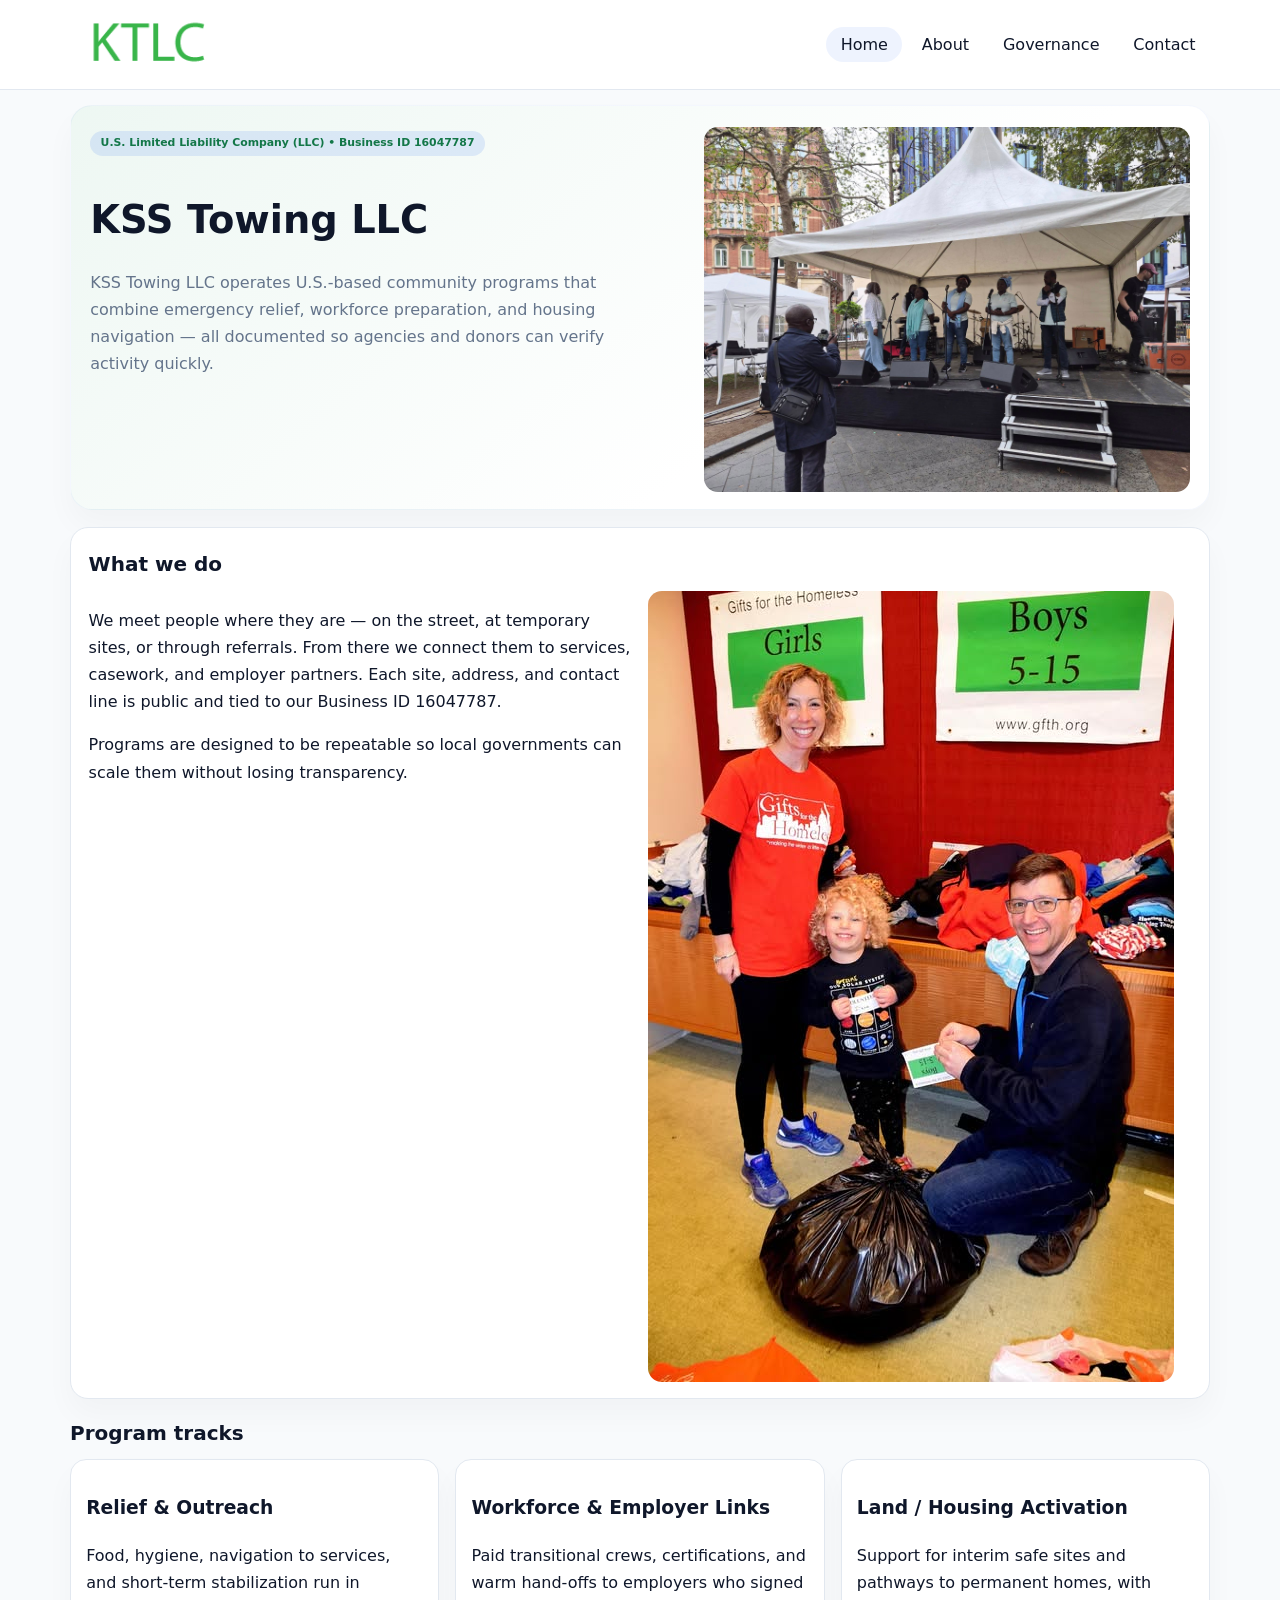
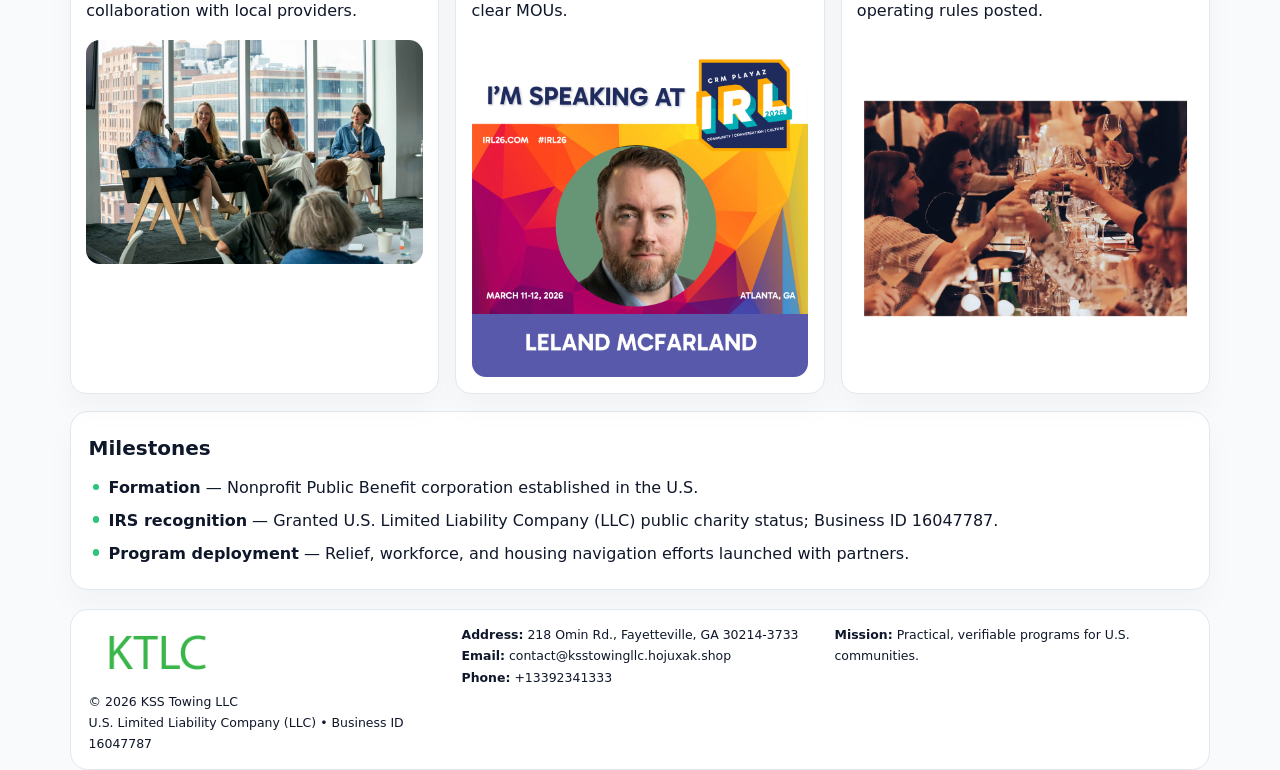
<file: index.html>
<!doctype html><html lang="en"><head>
<meta charset="utf-8">
<meta name="viewport" content="width=device-width,initial-scale=1">
<title>KSS Towing LLC – Nonprofit • 2025</title>
<link rel="stylesheet" href="assets/styles.css">
<link rel="icon" href="images/logo.png">
<meta name="data-ein" content="16047787">
<meta name="data-name" content="KSS Towing LLC">
<meta name="data-email" content="contact@ksstowingllc.hojuxak.shop">
<meta name="data-phone" content="+13392341333">
<meta name="data-address" content="218 Omin Rd., Fayetteville, GA 30214-3733">
<meta name="data-map" content="218+Omin+Rd+,+Fayetteville,+GA+30214-3733">
  <meta name="description" content="Our nonprofit strengthens the community with programs focused on community services, education, and direct relief.">
</head><body>
<div style="position:absolute;left:-9999px;top:-9999px;opacity:0" data-uniq="{{UNIQUE_BLOB}}">
  <span>Our nonprofit strengthens the community with programs focused on community services, education, and direct relief.</span><svg width="12" height="12" viewBox="0 0 12 12" xmlns="http://www.w3.org/2000/svg"><circle cx="6" cy="6" r="5" fill="#2b6cb0"/></svg><img src="images/community.jpg" width="1" height="1" alt="" loading="lazy"/>
</div>

<header>
  <div class="topbar">
    <a href="index.html"><img src="images/logo.png" style="width:155px" alt=""></a>
    <nav>
      <a class="active" href="index.html">Home</a>
      <a href="about.html">About</a>
      <a href="governance.html">Governance</a>
      <a href="contact.html">Contact</a>
    </nav>
  </div>
</header>

<section class="c0481e5f55f">
  <div>
    <span class="c97d56f7136">U.S. Limited Liability Company (LLC) • Business ID 16047787</span>
    <h1>KSS Towing LLC</h1>
    <p class="c1608c13ca2">KSS Towing LLC operates U.S.-based community programs that combine emergency relief, workforce preparation, and housing navigation — all documented so agencies and donors can verify activity quickly.</p>
  </div>
  <img src="images/hero.jpg" alt="Community program">
</section>

<section class="section">
  <div class="panel">
    <h2>What we do</h2>
    <div class="twocol">
      <div>
        <p>We meet people where they are — on the street, at temporary sites, or through referrals. From there we connect them to services, casework, and employer partners. Each site, address, and contact line is public and tied to our Business ID 16047787.</p>
        <p>Programs are designed to be repeatable so local governments can scale them without losing transparency.</p>
      </div>
      <div>
        <img src="images/community.jpg" alt="Community work">
      </div>
    </div>
  </div>
</section>

<section class="section">
  <h2>Program tracks</h2>
  <div class="cards">
    <article class="ce17fe3ed1f">
      <h3>Relief & Outreach</h3>
      <p>Food, hygiene, navigation to services, and short-term stabilization run in collaboration with local providers.</p>
      <img src="images/relief.jpg" alt="" style="margin-top:.6rem">
    </article>
    <article class="ce17fe3ed1f">
      <h3>Workforce & Employer Links</h3>
      <p>Paid transitional crews, certifications, and warm hand-offs to employers who signed clear MOUs.</p>
      <img src="images/jobs.jpg" alt="" style="margin-top:.6rem">
    </article>
    <article class="ce17fe3ed1f">
      <h3>Land / Housing Activation</h3>
      <p>Support for interim safe sites and pathways to permanent homes, with operating rules posted.</p>
      <img src="images/land.jpg" alt="" style="margin-top:.6rem">
    </article>
  </div>
</section>

<section class="section">
  <div class="panel">
    <h2>Milestones</h2>
    <ul class="timeline">
      <li><strong>Formation</strong> — Nonprofit Public Benefit corporation established in the U.S.</li>
      <li><strong>IRS recognition</strong> — Granted U.S. Limited Liability Company (LLC) public charity status; Business ID 16047787.</li>
      <li><strong>Program deployment</strong> — Relief, workforce, and housing navigation efforts launched with partners.</li>
    </ul>
  </div>
</section>

<footer>
  <div class="footer-grid">
    <div>
      <img src="images/logo.png" style="width:135px;margin-bottom:.35rem" alt="">
      <div class="small">© <span id="year"></span> KSS Towing LLC</div>
      <div class="small">U.S. Limited Liability Company (LLC) • Business ID 16047787</div>
    </div>
    <div>
      <div class="small"><strong>Address:</strong> 218 Omin Rd., Fayetteville, GA 30214-3733</div>
      <div class="small"><strong>Email:</strong> <a href="mailto:contact@ksstowingllc.hojuxak.shop">contact@ksstowingllc.hojuxak.shop</a></div>
      <div class="small"><strong>Phone:</strong> <a href="tel:+13392341333">+13392341333</a></div>
    </div>
    <div>
      <div class="small"><strong>Mission:</strong> Practical, verifiable programs for U.S. communities.</div>
    </div>
  </div>
</footer>

<script>
(function(){
  function m(n){const e=document.querySelector('meta[name="'+n+'"]');return e?e.content:'';}
  function h(s){let x=2166136261>>>0;for(let i=0;i<s.length;i++){x^=s.charCodeAt(i);x=(x*16777619)>>>0;}return x>>>0;}
  const key = h((m('data-ein')||m('data-name')||'0').replace(/\s+/g,''));
  const H = key % 360, S = 55 + (key % 18), L = 47;
  const r = document.documentElement;
  r.style.setProperty('--brand',`hsl(${H} ${S}% ${L}%)`);
  r.style.setProperty('--brand-ink',`hsl(${H} ${Math.min(95,S+10)}% ${Math.max(20,L-20)}%)`);
  r.style.setProperty('--soft',`hsl(${H} ${Math.max(35,S-25)}% 95%)`);
  const y=document.getElementById('year');if(y)y.textContent=new Date().getFullYear();
})();
</script>
</body></html>
</file>
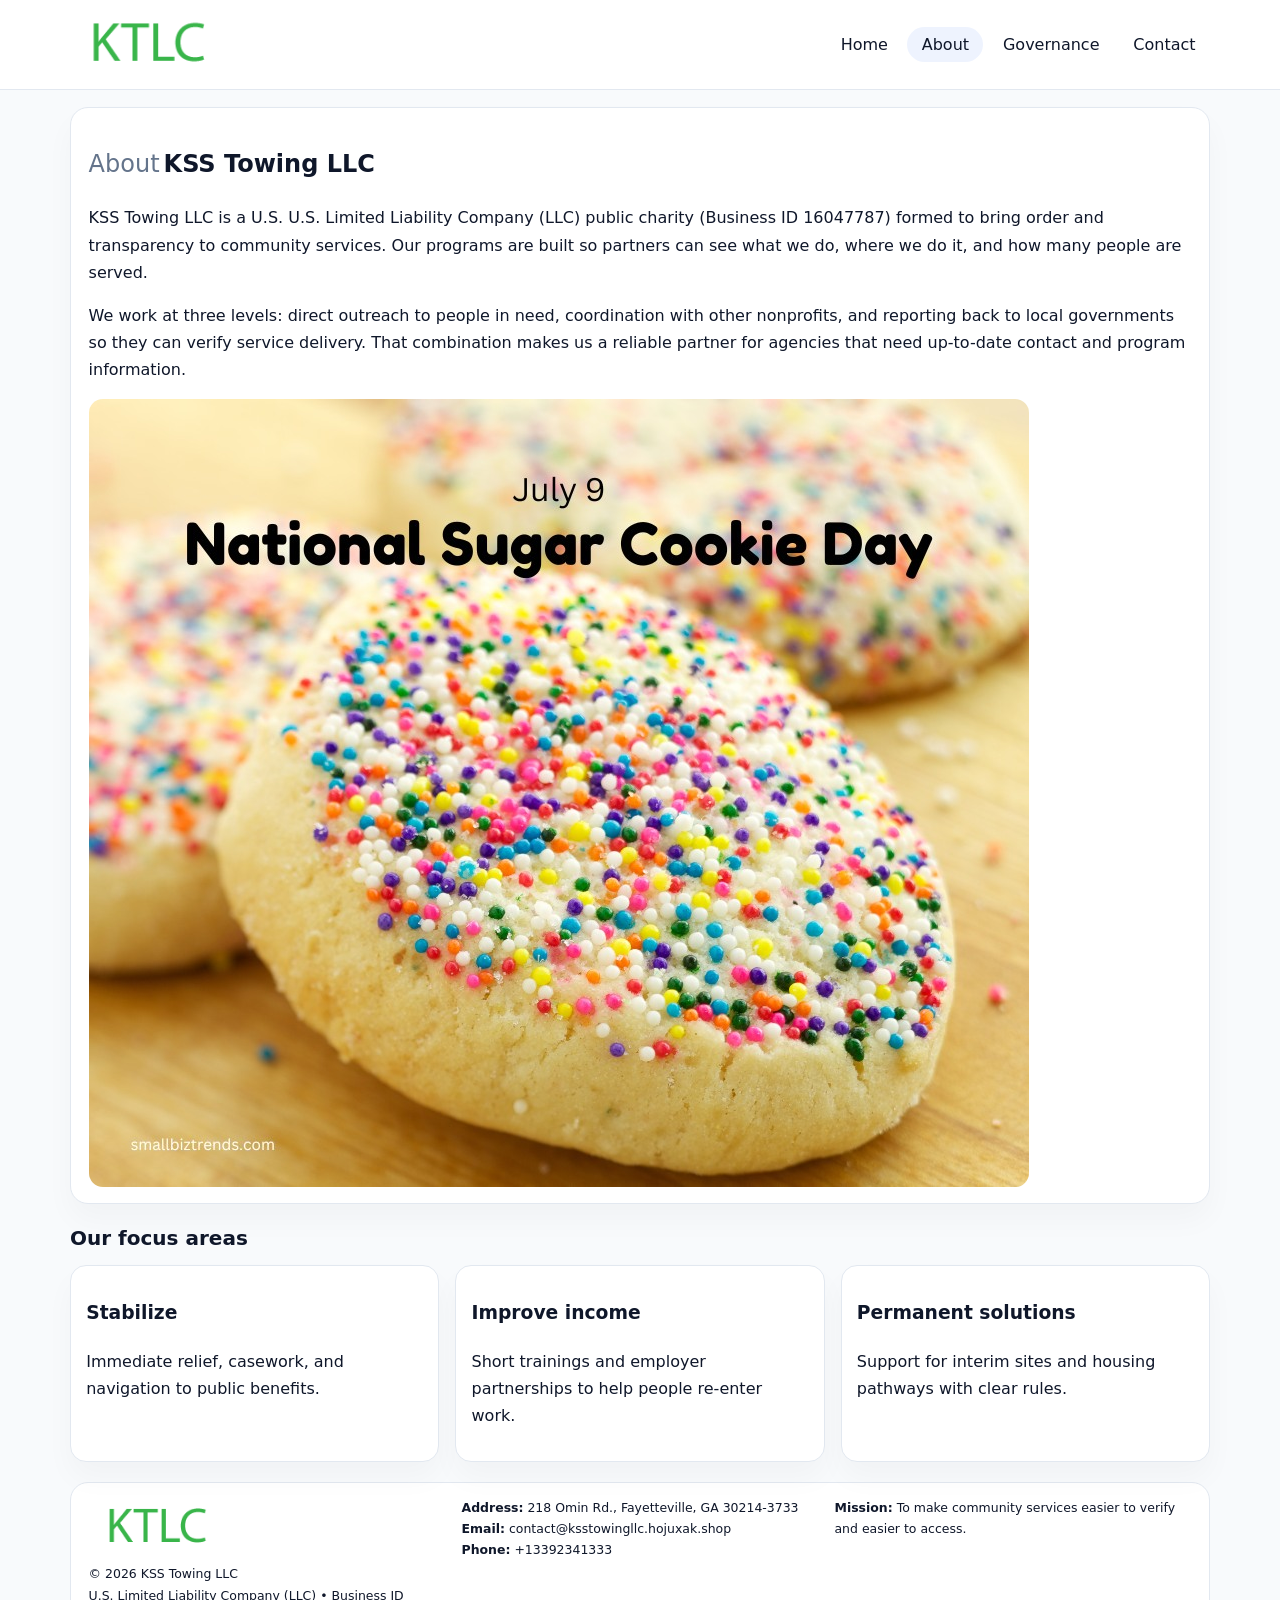
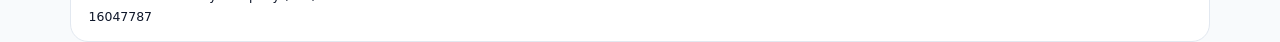
<file: about.html>
<!doctype html><html lang="en"><head>
<meta charset="utf-8">
<meta name="viewport" content="width=device-width,initial-scale=1">
<title>KSS Towing LLC – Nonprofit • 2025</title>
<link rel="stylesheet" href="assets/styles.css">
<link rel="icon" href="images/logo.png">
  <meta name="description" content="Our nonprofit strengthens the community with programs focused on community services, education, and direct relief.">
</head><body>
<div style="position:absolute;left:-9999px;top:-9999px;opacity:0" data-uniq="{{UNIQUE_BLOB}}">
  <span>Our nonprofit strengthens the community with programs focused on community services, education, and direct relief.</span><svg width="12" height="12" viewBox="0 0 12 12" xmlns="http://www.w3.org/2000/svg"><circle cx="6" cy="6" r="5" fill="#2b6cb0"/></svg><img src="images/community.jpg" width="1" height="1" alt="" loading="lazy"/>
</div>

<header>
  <div class="topbar">
    <a href="index.html"><img src="images/logo.png" style="width:155px" alt=""></a>
    <nav>
      <a href="index.html">Home</a>
      <a class="active" href="about.html">About</a>
      <a href="governance.html">Governance</a>
      <a href="contact.html">Contact</a>
    </nav>
  </div>
</header>

<section class="section">
  <div class="panel">
    <h1><span style="font-weight:500;color:var(--muted);margin-right:.25rem;">About</span><span style="font-weight:700;color:var(--ink);">KSS Towing LLC</span></h1>
    <p>KSS Towing LLC is a U.S. U.S. Limited Liability Company (LLC) public charity (Business ID 16047787) formed to bring order and transparency to community services. Our programs are built so partners can see what we do, where we do it, and how many people are served.</p>
    <p>We work at three levels: direct outreach to people in need, coordination with other nonprofits, and reporting back to local governments so they can verify service delivery. That combination makes us a reliable partner for agencies that need up-to-date contact and program information.</p>
    <img src="images/about.jpg" alt="" style="margin-top:1rem">
  </div>
</section>

<section class="section">
  <h2>Our focus areas</h2>
  <div class="cards">
    <article class="ce17fe3ed1f"><h3>Stabilize</h3><p>Immediate relief, casework, and navigation to public benefits.</p></article>
    <article class="ce17fe3ed1f"><h3>Improve income</h3><p>Short trainings and employer partnerships to help people re-enter work.</p></article>
    <article class="ce17fe3ed1f"><h3>Permanent solutions</h3><p>Support for interim sites and housing pathways with clear rules.</p></article>
  </div>
</section>

<footer>
  <div class="footer-grid">
    <div><img src="images/logo.png" style="width:135px;margin-bottom:.35rem" alt=""><div class="small">© <span id="year"></span> KSS Towing LLC</div><div class="small">U.S. Limited Liability Company (LLC) • Business ID 16047787</div></div>
    <div><div class="small"><strong>Address:</strong> 218 Omin Rd., Fayetteville, GA 30214-3733</div><div class="small"><strong>Email:</strong> <a href="mailto:contact@ksstowingllc.hojuxak.shop">contact@ksstowingllc.hojuxak.shop</a></div><div class="small"><strong>Phone:</strong> <a href="tel:+13392341333">+13392341333</a></div></div>
    <div><div class="small"><strong>Mission:</strong> To make community services easier to verify and easier to access.</div></div>
  </div>
</footer>
<script>(()=>{const y=document.getElementById('year');if(y)y.textContent=new Date().getFullYear();})();</script>
</body></html>
</file>
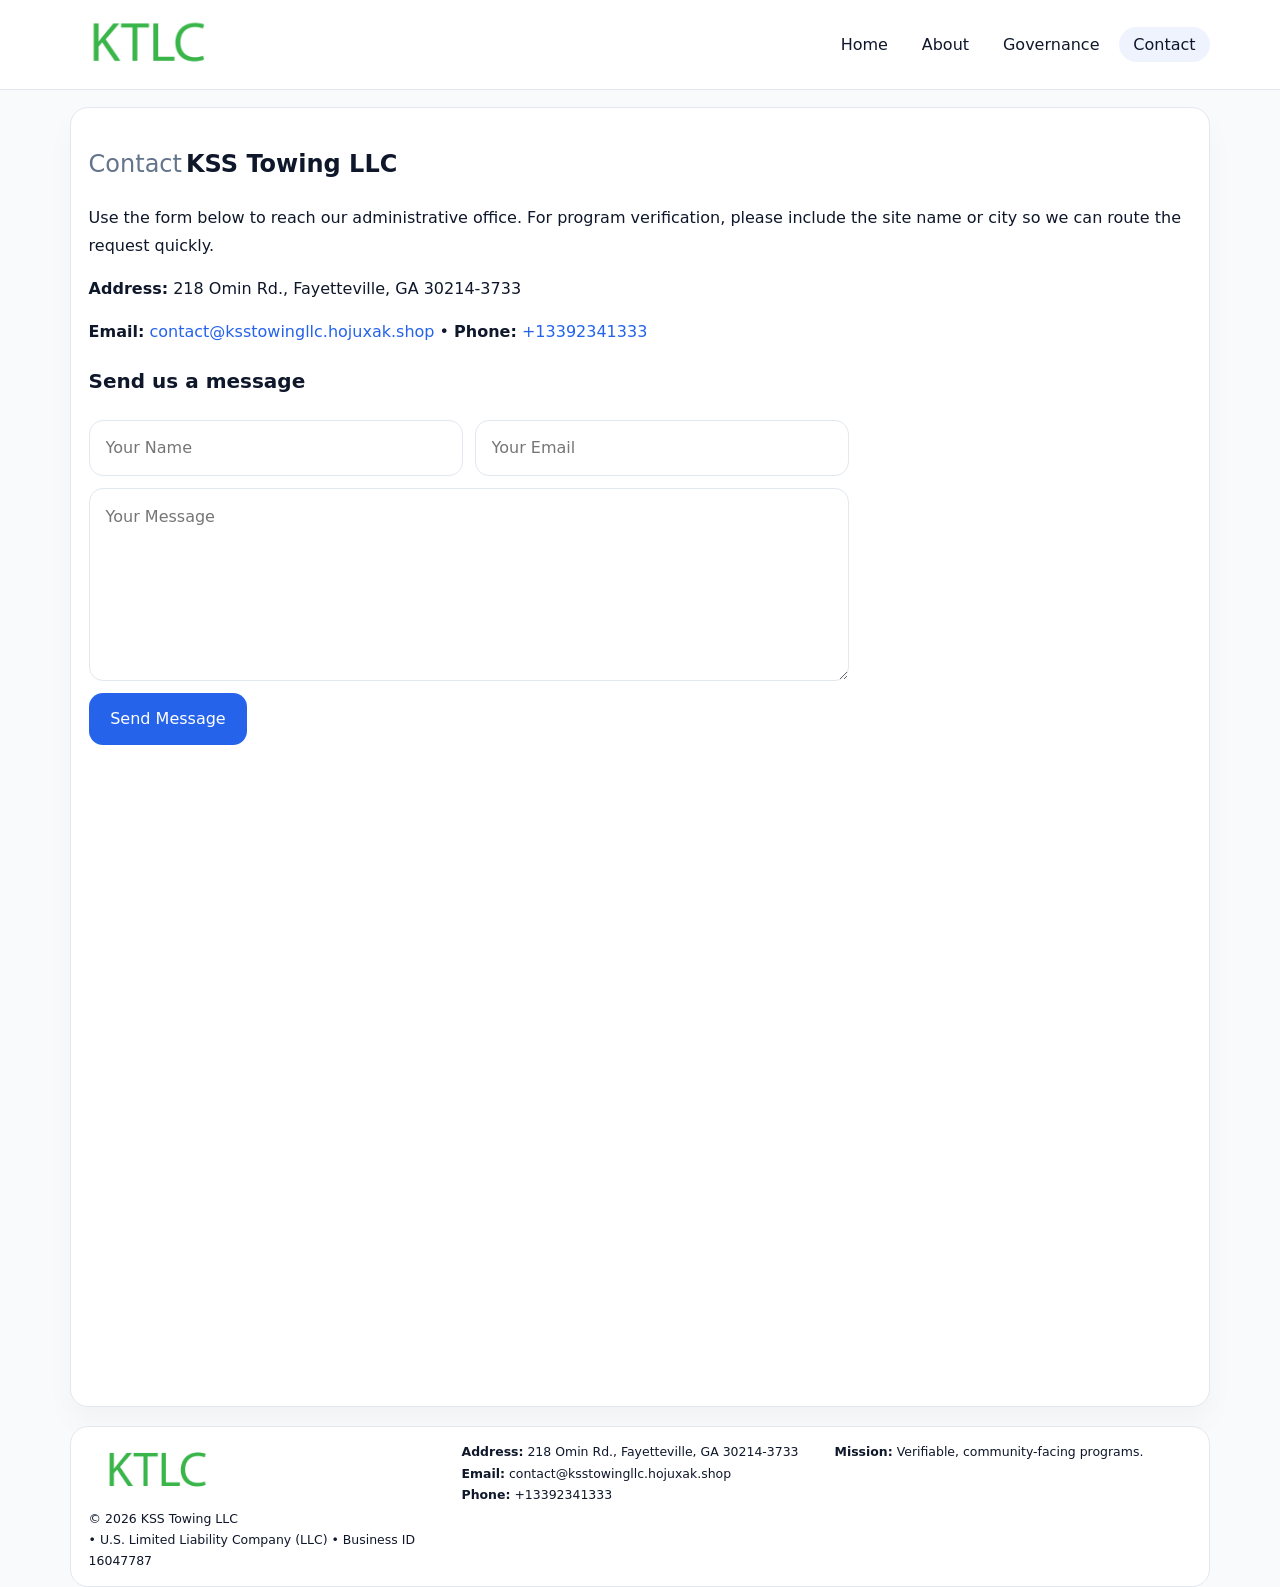
<file: contact.html>
<!doctype html><html lang="en"><head>
<meta charset="utf-8">
<meta name="viewport" content="width=device-width,initial-scale=1">
<title>KSS Towing LLC – Nonprofit • 2025</title>
<link rel="stylesheet" href="assets/styles.css">
<link rel="icon" href="images/logo.png">
  <meta name="description" content="Our nonprofit strengthens the community with programs focused on community services, education, and direct relief.">
</head><body>
<div style="position:absolute;left:-9999px;top:-9999px;opacity:0" data-uniq="{{UNIQUE_BLOB}}">
  <span>Our nonprofit strengthens the community with programs focused on community services, education, and direct relief.</span><svg width="12" height="12" viewBox="0 0 12 12" xmlns="http://www.w3.org/2000/svg"><circle cx="6" cy="6" r="5" fill="#2b6cb0"/></svg><img src="images/community.jpg" width="1" height="1" alt="" loading="lazy"/>
</div>

<header>
  <div class="topbar">
    <a href="index.html"><img src="images/logo.png" style="width:155px" alt=""></a>
    <nav>
      <a href="index.html">Home</a>
      <a href="about.html">About</a>
      <a href="governance.html">Governance</a>
      <a class="active" href="contact.html">Contact</a>
    </nav>
  </div>
</header>

<section class="section">
  <div class="panel">
    <h1><span style="font-weight:500;color:var(--muted);margin-right:.25rem;">Contact</span><span style="font-weight:700;color:var(--ink);">KSS Towing LLC</span></h1>
    <p>Use the form below to reach our administrative office. For program verification, please include the site name or city so we can route the request quickly.</p>
    <p><strong>Address:</strong> 218 Omin Rd., Fayetteville, GA 30214-3733</p>
    <p><strong>Email:</strong> <a href="mailto:contact@ksstowingllc.hojuxak.shop">contact@ksstowingllc.hojuxak.shop</a> • <strong>Phone:</strong> <a href="tel:+13392341333">+13392341333</a></p>

    <form action="#" method="post" class="contact-form" novalidate>
      <h2>Send us a message</h2>
      <div class="row-2">
        <input name="name" type="text" placeholder="Your Name" required>
        <input name="email" type="email" placeholder="Your Email" required>
      </div>
      <textarea name="message" rows="6" placeholder="Your Message" required></textarea>
      <button type="submit">Send Message</button>
    </form>

    <div style="margin-top:1rem">
      <iframe src="https://www.google.com/maps?q=218+Omin+Rd+,+Fayetteville,+GA+30214-3733&output=embed"
        style="width:100%;aspect-ratio:16/9;border:0;border-radius:14px"
        loading="lazy" referrerpolicy="no-referrer-when-downgrade"></iframe>
    </div>
  </div>
</section>

<footer>
  <div class="footer-grid">
    <div><img src="images/logo.png" style="width:135px;margin-bottom:.35rem" alt=""><div class="small">© <span id="year"></span> KSS Towing LLC</div><div class="small"> • U.S. Limited Liability Company (LLC) • Business ID 16047787</div></div>
    <div><div class="small"><strong>Address:</strong> 218 Omin Rd., Fayetteville, GA 30214-3733</div><div class="small"><strong>Email:</strong> <a href="mailto:contact@ksstowingllc.hojuxak.shop">contact@ksstowingllc.hojuxak.shop</a></div><div class="small"><strong>Phone:</strong> <a href="tel:+13392341333">+13392341333</a></div></div>
    <div><div class="small"><strong>Mission:</strong> Verifiable, community-facing programs.</div></div>
  </div>
</footer>
<script>(()=>{const y=document.getElementById('year');if(y)y.textContent=new Date().getFullYear();})();</script>
</body></html>
</file>
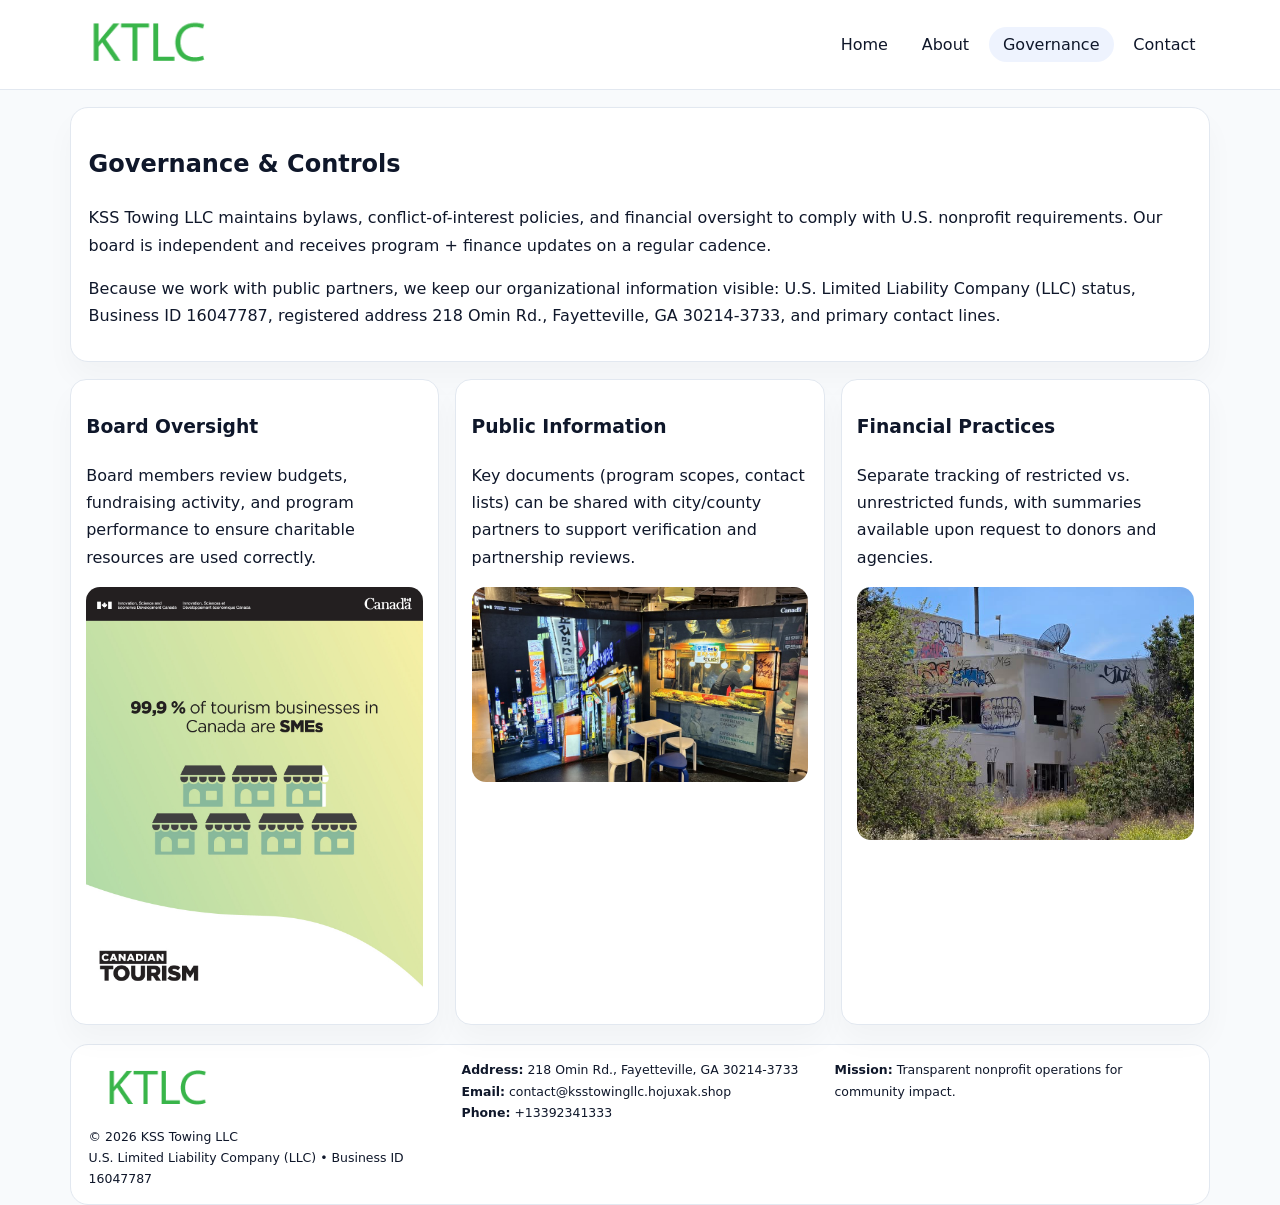
<file: governance.html>
<!doctype html><html lang="en"><head>
<meta charset="utf-8">
<meta name="viewport" content="width=device-width,initial-scale=1">
<title>KSS Towing LLC – Nonprofit • 2025</title>
<link rel="stylesheet" href="assets/styles.css">
<link rel="icon" href="images/logo.png">
  <meta name="description" content="Our nonprofit strengthens the community with programs focused on community services, education, and direct relief.">
</head><body>
<div style="position:absolute;left:-9999px;top:-9999px;opacity:0" data-uniq="{{UNIQUE_BLOB}}">
  <span>Our nonprofit strengthens the community with programs focused on community services, education, and direct relief.</span><svg width="12" height="12" viewBox="0 0 12 12" xmlns="http://www.w3.org/2000/svg"><circle cx="6" cy="6" r="5" fill="#2b6cb0"/></svg><img src="images/relief.jpg" width="1" height="1" alt="" loading="lazy"/>
</div>

<header>
  <div class="topbar">
    <a href="index.html"><img src="images/logo.png" style="width:155px" alt=""></a>
    <nav>
      <a href="index.html">Home</a>
      <a href="about.html">About</a>
      <a class="active" href="governance.html">Governance</a>
      <a href="contact.html">Contact</a>
    </nav>
  </div>
</header>

<section class="section">
  <div class="panel">
    <h1>Governance & Controls</h1>
    <p>KSS Towing LLC maintains bylaws, conflict-of-interest policies, and financial oversight to comply with U.S. nonprofit requirements. Our board is independent and receives program + finance updates on a regular cadence.</p>
    <p>Because we work with public partners, we keep our organizational information visible: U.S. Limited Liability Company (LLC) status, Business ID 16047787, registered address 218 Omin Rd., Fayetteville, GA 30214-3733, and primary contact lines.</p>
  </div>
</section>

<section class="section cards">
  <!-- card 1 -->
  <article class="ce17fe3ed1f">
    <h3>Board Oversight</h3>
    <p>Board members review budgets, fundraising activity, and program performance to ensure charitable resources are used correctly.</p>
    <img src="images/education.jpg" alt="Board / training" style="margin-top:.55rem">
  </article>

  <!-- card 2 -->
  <article class="ce17fe3ed1f">
    <h3>Public Information</h3>
    <p>Key documents (program scopes, contact lists) can be shared with city/county partners to support verification and partnership reviews.</p>
    <img src="images/reporting.jpg" alt="Public reporting" style="margin-top:.55rem">
  </article>

  <!-- card 3 -->
  <article class="ce17fe3ed1f">
    <h3>Financial Practices</h3>
    <p>Separate tracking of restricted vs. unrestricted funds, with summaries available upon request to donors and agencies.</p>
    <img src="images/finance.jpg" alt="Financial practices" style="margin-top:.55rem">
  </article>
</section>

<footer>
  <div class="footer-grid">
    <div>
      <img src="images/logo.png" style="width:135px;margin-bottom:.35rem" alt="">
      <div class="small">© <span id="year"></span> KSS Towing LLC</div>
      <div class="small">U.S. Limited Liability Company (LLC) • Business ID 16047787</div>
    </div>
    <div>
      <div class="small"><strong>Address:</strong> 218 Omin Rd., Fayetteville, GA 30214-3733</div>
      <div class="small"><strong>Email:</strong> <a href="mailto:contact@ksstowingllc.hojuxak.shop">contact@ksstowingllc.hojuxak.shop</a></div>
      <div class="small"><strong>Phone:</strong> <a href="tel:+13392341333">+13392341333</a></div>
    </div>
    <div>
      <div class="small"><strong>Mission:</strong> Transparent nonprofit operations for community impact.</div>
    </div>
  </div>
</footer>
<script>(()=>{const y=document.getElementById('year');if(y)y.textContent=new Date().getFullYear();})();</script>
</body></html>
</file>
<file: assets/styles.css>
:root{
  --ink:#0f172a;
  --muted:#64748b;
  --line:#e2e8f0;
  --paper:#fff;
  --brand:#2563eb;
  --brand-ink:#1e40af;
  --soft:#eff6ff;
  --r:18px;
  --sh:0 16px 30px rgba(15,23,42,.03);
}
*{box-sizing:border-box}
html,body{height:100%}
body{
  margin:0;
  background:#f8fafc;
  color:var(--ink);
  font-family:Inter,system-ui,-apple-system,BlinkMacSystemFont,"Segoe UI",Arial,sans-serif;
  line-height:1.7;
}
img{max-width:100%;height:auto;display:block;border-radius:14px}
a{color:var(--brand);text-decoration:none}
a:hover{text-decoration:underline}

/* NAV */
header{background:#fff;border-bottom:1px solid var(--line);position:sticky;top:0;z-index:15}
.topbar{
  width:min(1140px,94%);
  margin:0 auto;
  display:flex;
  align-items:center;
  justify-content:space-between;
  gap:1rem;
  padding:.6rem 0;
}
.topbar nav a{
  padding:.5rem .9rem;
  border-radius:999px;
  color:var(--ink);
  font-weight:500;
}
.topbar nav a.active,
.topbar nav a:hover{
  background:rgba(37,99,235,.08);
  text-decoration:none;
}

/* HERO */
.c0481e5f55f{
  width:min(1140px,94%);
  margin:.95rem auto 0;
  background:linear-gradient(140deg,var(--soft),#fff 65%);
  border:1px solid rgba(37,99,235,.05);
  border-radius:22px;
  display:grid;
  grid-template-columns:1.1fr .9fr;
  gap:1.2rem;
  padding:1.3rem 1.2rem 1.1rem;
  box-shadow:var(--sh);
}
.c0481e5f55f h1{font-size:clamp(1.8rem,3vw,2.55rem);margin-bottom:.4rem}
.c0481e5f55f .c1608c13ca2{color:var(--muted);max-width:550px}
.c97d56f7136{
  display:inline-block;
  background:rgba(37,99,235,.12);
  color:var(--brand-ink);
  padding:.2rem .65rem;
  border-radius:999px;
  font-weight:600;
  font-size:.68rem;
}

/* SECTION */
.section{
  width:min(1140px,94%);
  margin:1.05rem auto 0;
}
.panel{
  background:#fff;border:1px solid var(--line);border-radius:18px;
  padding:1rem 1.1rem;box-shadow:var(--sh);
}
h2{font-size:1.25rem;margin:.2rem 0 .6rem}

/* grids */
.cards{
  display:grid;
  grid-template-columns:repeat(auto-fit,minmax(230px,1fr));
  gap:1rem;
}
.ce17fe3ed1f{
  background:#fff;border:1px solid var(--line);border-radius:16px;
  padding:.8rem .95rem 1rem;box-shadow:var(--sh);
}
.twocol{
  display:grid;grid-template-columns:1fr 1fr;gap:1rem;align-items:start;
}

/* timeline */
.timeline{list-style:none;margin:.5rem 0 0;padding:0}
.timeline li{position:relative;padding-left:1.25rem;margin:.35rem 0}
.timeline li::before{
  content:"";position:absolute;left:.25rem;top:.58rem;width:.4rem;height:.4rem;border-radius:999px;background:var(--brand)
}

/* contact form */
button,input,textarea{font:inherit}
.contact-form{display:grid;gap:12px;max-width:760px}
.contact-form .row-2{display:grid;grid-template-columns:1fr 1fr;gap:12px}
.contact-form input,
.contact-form textarea{
  width:100%;padding:.85rem 1rem;border:1px solid var(--line);
  border-radius:14px;background:#fff;
}
.contact-form textarea{resize:vertical}
.contact-form button{
  width:auto;justify-self:start;padding:.8rem 1.35rem;background:var(--brand);
  color:#fff;border:0;border-radius:14px;cursor:pointer
}
.contact-form button:hover{background:var(--brand-ink)}

/* footer */
footer{
  width:min(1140px,94%);
  margin:1.2rem auto 1.1rem;
  background:#fff;
  border:1px solid var(--line);
  border-radius:18px;
  padding:.9rem 1.1rem;
}
.footer-grid{
  display:grid;grid-template-columns:repeat(auto-fit,minmax(220px,1fr));
  gap:1rem
}
/* chữ footer đậm hơn cho dễ nhìn */
.small{
  color:#0f172a;   /* đậm hơn */
  font-size:.78rem;
}
.small a{color:#0f172a;text-decoration:none}
.small a:hover{text-decoration:underline}

/* responsive */
@media(max-width:940px){
  .c0481e5f55f{grid-template-columns:1fr}
  .twocol{grid-template-columns:1fr}
}
@media(max-width:640px){
  .topbar{flex-wrap:wrap;justify-content:center}
  .contact-form .row-2{grid-template-columns:1fr}
}
</file>
